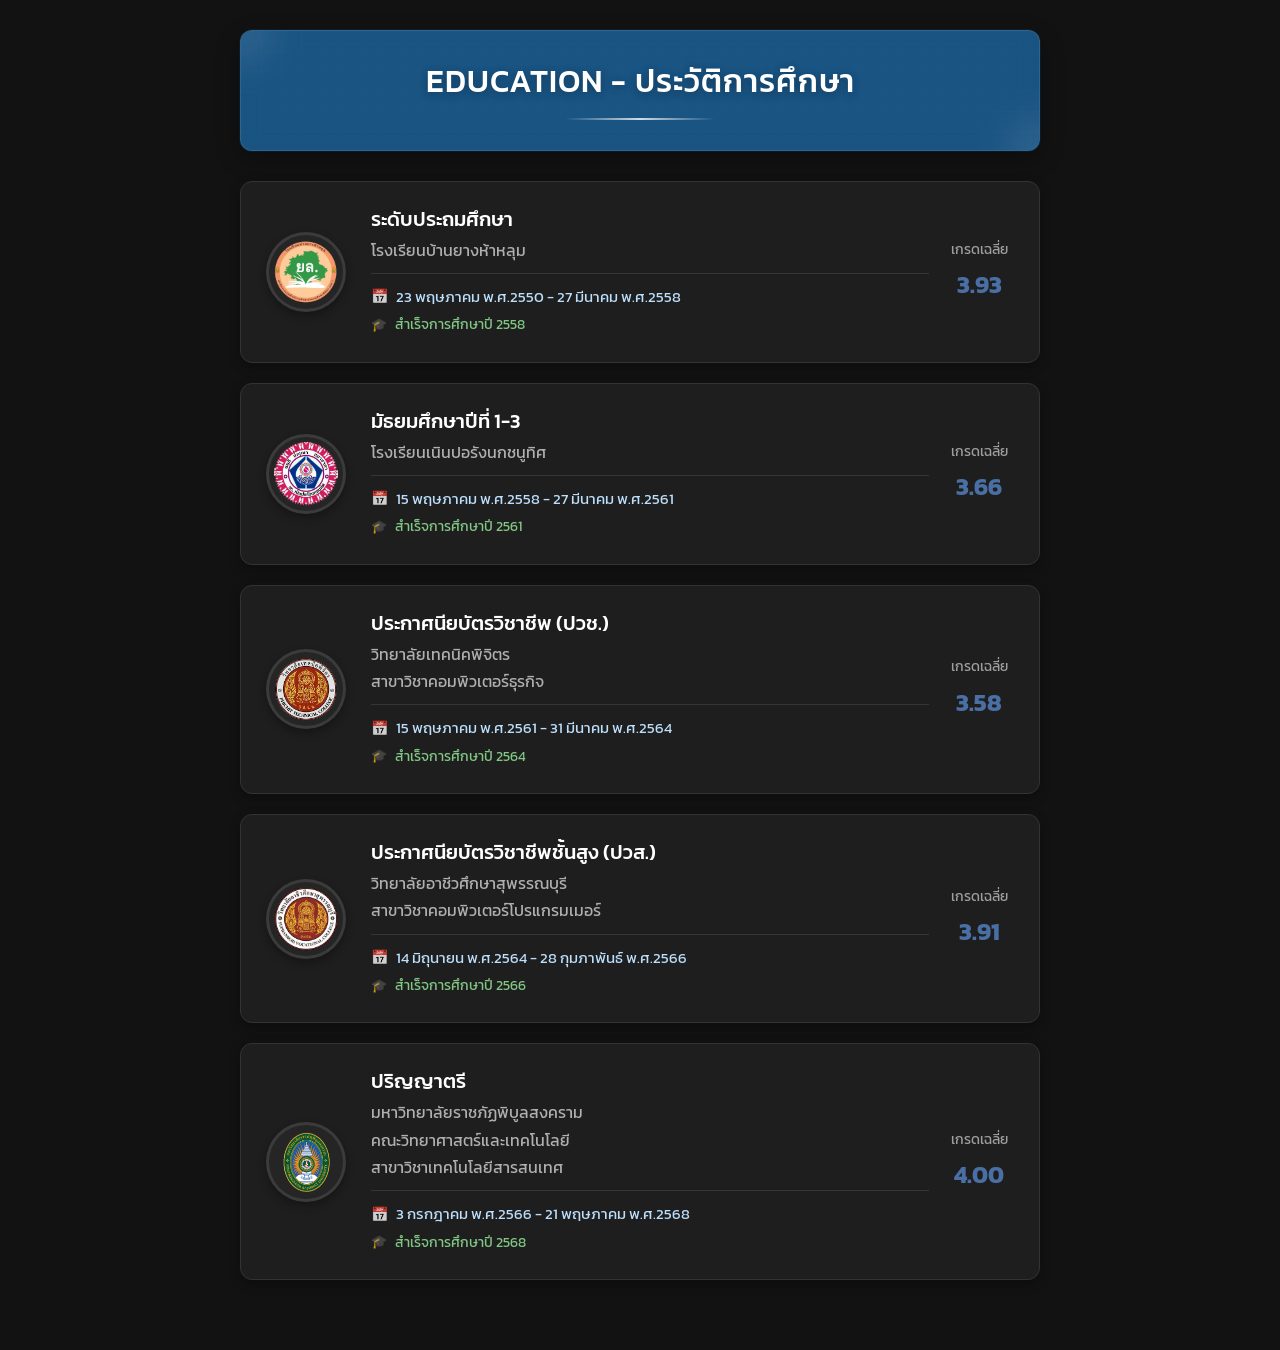
<file: edu.html>
<!DOCTYPE html>
<html lang="th">

<head>
    <meta charset="UTF-8">
    <meta name="viewport" content="width=device-width, initial-scale=1.0">
    <link rel="stylesheet" href="https://fonts.googleapis.com/css2?family=Kanit:wght@300;400;500&display=swap">
    <link rel="icon" href="img/icon/file.png" type="image/x-icon">
    <title>EDUCATION - ประวัติการศึกษา</title>
    <style>
        /* พื้นฐาน */
        * {
            margin: 0;
            padding: 0;
            box-sizing: border-box;
        }

        body {
            padding: 20px;
            line-height: 1.6;
            font-family: "Kanit", sans-serif;
            background-color: #121212;
            color: #e0e0e0;
            font-size: 16px;
            min-height: 100vh;
        }

        /* คอนเทนเนอร์หลัก */
        .education-container {
            max-width: 800px;
            margin: 0 auto;
            padding-bottom: 30px;
        }

        /* หัวข้อหลัก - สีน้ำเงินโปร่งใส */
        .main-title-box {
            background-color: rgba(33, 150, 243, 0.5); /* สีน้ำเงินโปร่งใส 50% */
            border-radius: 12px;
            padding: 30px;
            text-align: center;
            box-shadow: 
                0 8px 25px rgba(0, 0, 0, 0.3),
                0 0 0 1px rgba(33, 150, 243, 0.1);
            margin-bottom: 30px;
            margin-top: 10px;
            border: 1px solid rgba(255, 255, 255, 0.1);
            position: relative;
            overflow: hidden;
            transition: all 0.4s ease;
            backdrop-filter: blur(10px);
        }

        /* เอฟเฟกต์พื้นหลังเป็นเส้นตาข่ายโปร่งแสง */
        .main-title-box::before {
            content: '';
            position: absolute;
            top: 0;
            left: 0;
            width: 100%;
            height: 100%;
            background-image: 
                linear-gradient(rgba(255, 255, 255, 0.05) 1px, transparent 1px),
                linear-gradient(90deg, rgba(255, 255, 255, 0.05) 1px, transparent 1px);
            background-size: 20px 20px;
            opacity: 0.3;
            z-index: -1;
        }

        /* เอฟเฟกต์แสงลอย */
        .floating-light {
            position: absolute;
            width: 100px;
            height: 100px;
            border-radius: 50%;
            background: radial-gradient(circle, rgba(255, 255, 255, 0.15) 0%, transparent 70%);
            filter: blur(20px);
            animation: float-light 15s infinite linear;
            z-index: -1;
        }

        .light-1 {
            top: -50px;
            left: -50px;
            animation-delay: 0s;
        }

        .light-2 {
            bottom: -50px;
            right: -50px;
            animation-delay: 5s;
        }

        .main-title-box:hover {
            transform: translateY(-5px);
            box-shadow: 
                0 12px 35px rgba(0, 0, 0, 0.4),
                0 0 0 1px rgba(33, 150, 243, 0.2),
                0 0 20px rgba(33, 150, 243, 0.1);
            background-color: rgba(33, 150, 243, 0.6);
        }

        /* ข้อความหัวข้อ */
        .main-title {
            font-size: 32px;
            font-weight: 500;
            margin: 0;
            color: #ffffff;
            position: relative;
            display: inline-block;
            text-shadow: 0 2px 8px rgba(0, 0, 0, 0.3);
            letter-spacing: 1px;
            line-height: 1.3;
            z-index: 1;
        }

        /* เอฟเฟกต์เส้นแสงใต้ข้อความ */
        .title-underline {
            position: relative;
            height: 2px;
            width: 150px;
            margin: 15px auto 0;
            background: linear-gradient(90deg, 
                transparent, 
                rgba(255, 255, 255, 0.8), 
                transparent);
            border-radius: 1px;
            overflow: hidden;
        }

        .title-underline::after {
            content: '';
            position: absolute;
            top: 0;
            left: -100%;
            width: 100%;
            height: 100%;
            background: linear-gradient(90deg, 
                transparent, 
                rgba(255, 255, 255, 0.6), 
                transparent);
            animation: shimmer-line 3s infinite;
        }

        /* การ์ดการศึกษา */
        .education-card {
            display: flex;
            align-items: center;
            border-radius: 12px;
            box-shadow: 0 4px 12px rgba(0, 0, 0, 0.3);
            margin: 20px 0;
            padding: 25px;
            background-color: #1e1e1e;
            transition: all 0.3s ease;
            border: 1px solid #333;
            position: relative;
            overflow: hidden;
        }

        .education-card:hover {
            transform: translateY(-5px);
            box-shadow: 0 8px 20px rgba(0, 0, 0, 0.4);
            border-color: #4a6fa5;
        }

        /* เอฟเฟกต์เส้นแสงด้านซ้ายเมื่อ hover */
        .education-card::before {
            content: '';
            position: absolute;
            left: 0;
            top: 0;
            height: 100%;
            width: 4px;
            background-color: #4a6fa5;
            transform: scaleY(0);
            transition: transform 0.3s ease;
        }

        .education-card:hover::before {
            transform: scaleY(1);
        }

        /* โลโก้ */
        .logo-wrapper {
            flex-shrink: 0;
            width: 80px;
            height: 80px;
            display: flex;
            align-items: center;
            justify-content: center;
            margin-right: 25px;
        }

        .logo-circle {
            width: 100%;
            height: 100%;
            border-radius: 50%;
            overflow: hidden;
            border: 3px solid rgba(255, 255, 255, 0.1);
            box-shadow: 0 4px 8px rgba(0, 0, 0, 0.3);
            display: flex;
            align-items: center;
            justify-content: center;
            background: #252525;
            padding: 5px;
            transition: all 0.3s ease;
        }

        .education-card:hover .logo-circle {
            border-color: rgba(74, 111, 165, 0.3);
            transform: scale(1.05);
        }

        .logo-circle img {
            width: 100%;
            height: 100%;
            object-fit: cover;
            display: block;
            border-radius: 50%;
        }

        /* รายละเอียด */
        .details {
            flex: 1;
            text-align: left;
            padding-right: 15px;
        }

        .details h2 {
            font-size: 20px;
            margin: 0 0 8px 0;
            color: #ffffff;
            line-height: 1.2;
            font-weight: 500;
        }

        .details p {
            margin: 5px 0;
            font-size: 16px;
            color: #b0b0b0;
            line-height: 1.4;
        }

        /* ระยะเวลาเรียน - ปรับปรุงใหม่ */
        .study-period-container {
            margin-top: 12px;
            padding-top: 12px;
            border-top: 1px solid rgba(255, 255, 255, 0.1);
        }

        .study-period {
            margin: 0 0 5px 0;
            font-size: 14.5px;
            color: #bbdefb;
            font-weight: 400;
            display: flex;
            align-items: center;
        }

        .study-period::before {
            content: '📅';
            margin-right: 8px;
            font-size: 14px;
            opacity: 0.8;
        }

        .graduation-year {
            font-size: 14px;
            color: #81c784;
            font-weight: 400;
            display: flex;
            align-items: center;
            margin-top: 3px;
        }

        .graduation-year::before {
            content: '🎓';
            margin-right: 8px;
            font-size: 13px;
        }

        /* GPA */
        .gpa {
            text-align: center;
            min-width: 70px;
            flex-shrink: 0;
        }

        .gpa p {
            margin: 0 0 5px 0;
            font-size: 14px;
            color: #9e9e9e;
        }

        .gpa span {
            display: block;
            font-size: 24px;
            font-weight: bold;
            color: #4a6fa5;
            transition: transform 0.3s ease;
        }

        .education-card:hover .gpa span {
            transform: scale(1.1);
        }

        /* Animations */
        @keyframes float-light {
            0% {
                transform: translate(0, 0) rotate(0deg);
            }
            25% {
                transform: translate(50px, 30px) rotate(90deg);
            }
            50% {
                transform: translate(100px, 0) rotate(180deg);
            }
            75% {
                transform: translate(50px, -30px) rotate(270deg);
            }
            100% {
                transform: translate(0, 0) rotate(360deg);
            }
        }

        @keyframes shimmer-line {
            0% {
                left: -100%;
            }
            100% {
                left: 100%;
            }
        }

        /* Custom scrollbar */
        ::-webkit-scrollbar {
            width: 8px;
        }

        ::-webkit-scrollbar-track {
            background: #2a2a2a;
            border-radius: 10px;
        }

        ::-webkit-scrollbar-thumb {
            background: #4a4a4a;
            border-radius: 10px;
        }

        ::-webkit-scrollbar-thumb:hover {
            background: #5a5a5a;
        }

        /* Responsive Design */
        @media (max-width: 768px) {
            body {
                padding: 15px;
                font-size: 15px;
            }

            .education-container {
                max-width: 100%;
                padding-bottom: 20px;
            }

            .main-title-box {
                padding: 25px 20px;
                margin-bottom: 25px;
            }

            .education-card {
                padding: 20px;
                margin: 15px 0;
            }

            .logo-wrapper {
                width: 70px;
                height: 70px;
                margin-right: 20px;
            }

            .details h2 {
                font-size: 18px;
            }

            .details p {
                font-size: 15px;
            }

            .study-period {
                font-size: 14px;
            }

            .graduation-year {
                font-size: 13.5px;
            }

            .gpa {
                min-width: 60px;
            }

            .gpa span {
                font-size: 22px;
            }

            .floating-light {
                display: none;
            }
        }

        @media (max-width: 576px) {
            .education-card {
                flex-direction: column;
                text-align: center;
                padding: 25px 20px;
            }

            .logo-wrapper {
                margin-right: 0;
                margin-bottom: 20px;
                width: 90px;
                height: 90px;
            }

            .details {
                text-align: center;
                padding-right: 0;
                margin-bottom: 15px;
            }

            .study-period-container {
                text-align: center;
            }

            .study-period,
            .graduation-year {
                justify-content: center;
            }

            .gpa {
                width: 100%;
                text-align: center;
            }

            .gpa p {
                display: inline-block;
                margin-right: 10px;
            }

            .gpa span {
                display: inline-block;
            }
        }

        @media (max-width: 480px) {
            body {
                padding: 12px;
            }

            .main-title-box {
                padding: 20px 15px;
            }

            .education-card {
                padding: 20px 15px;
            }

            .logo-wrapper {
                width: 80px;
                height: 80px;
            }

            .details h2 {
                font-size: 17px;
            }

            .details p {
                font-size: 14px;
            }

            .study-period {
                font-size: 10px;
            }

            .graduation-year {
                font-size: 13px;
            }
        }

        /* Animation สำหรับการแสดงผลการ์ด */
        @keyframes fadeInUp {
            from {
                opacity: 0;
                transform: translateY(20px);
            }
            to {
                opacity: 1;
                transform: translateY(0);
            }
        }

        .education-card {
            animation: fadeInUp 0.5s ease forwards;
            opacity: 0;
        }

        .education-card:nth-child(2) { animation-delay: 0.1s; }
        .education-card:nth-child(3) { animation-delay: 0.2s; }
        .education-card:nth-child(4) { animation-delay: 0.3s; }
        .education-card:nth-child(5) { animation-delay: 0.4s; }
        .education-card:nth-child(6) { animation-delay: 0.5s; }
    </style>
</head>

<body>
    <div class="education-container">
        <!-- หัวข้อหลักแบบสีน้ำเงินโปร่งใส -->
        <div class="main-title-box">
            <div class="floating-light light-1"></div>
            <div class="floating-light light-2"></div>
            <div class="main-title">EDUCATION - ประวัติการศึกษา</div>
            <div class="title-underline"></div>
        </div>

        <div class="education-card">
            <div class="logo-wrapper">
                <div class="logo-circle">
                    <img src="img/edu/byh.png" alt="Primary School Logo" loading="lazy">
                </div>
            </div>
            <div class="details">
                <h2>ระดับประถมศึกษา</h2>
                <p>โรงเรียนบ้านยางห้าหลุม</p>
                <div class="study-period-container">
                    <div class="study-period">23 พฤษภาคม พ.ศ.2550 - 27 มีนาคม พ.ศ.2558</div>
                    <div class="graduation-year">สำเร็จการศึกษาปี 2558</div>
                </div>
            </div>
            <div class="gpa">
                <p>เกรดเฉลี่ย</p>
                <span>3.93</span>
            </div>
        </div>

        <div class="education-card">
            <div class="logo-wrapper">
                <div class="logo-circle">
                    <img src="img/edu/npr.png" alt="Secondary School Logo" loading="lazy">
                </div>
            </div>
            <div class="details">
                <h2>มัธยมศึกษาปีที่ 1-3</h2>
                <p>โรงเรียนเนินปอรังนกชนูทิศ</p>
                <div class="study-period-container">
                    <div class="study-period">15 พฤษภาคม พ.ศ.2558 - 27 มีนาคม พ.ศ.2561</div>
                    <div class="graduation-year">สำเร็จการศึกษาปี 2561</div>
                </div>
            </div>
            <div class="gpa">
                <p>เกรดเฉลี่ย</p>
                <span>3.66</span>
            </div>
        </div>

        <div class="education-card">
            <div class="logo-wrapper">
                <div class="logo-circle">
                    <img src="img/edu/ptc.png" alt="Vocational School Logo" loading="lazy">
                </div>
            </div>
            <div class="details">
                <h2>ประกาศนียบัตรวิชาชีพ (ปวช.)</h2>
                <p>วิทยาลัยเทคนิคพิจิตร</p>
                <p>สาขาวิชาคอมพิวเตอร์ธุรกิจ</p>
                <div class="study-period-container">
                    <div class="study-period">15 พฤษภาคม พ.ศ.2561 - 31 มีนาคม พ.ศ.2564</div>
                    <div class="graduation-year">สำเร็จการศึกษาปี 2564</div>
                </div>
            </div>
            <div class="gpa">
                <p>เกรดเฉลี่ย</p>
                <span>3.58</span>
            </div>
        </div>

        <div class="education-card">
            <div class="logo-wrapper">
                <div class="logo-circle">
                    <img src="img/edu/spvc.png" alt="Higher Vocational School Logo" loading="lazy">
                </div>
            </div>
            <div class="details">
                <h2>ประกาศนียบัตรวิชาชีพชั้นสูง (ปวส.)</h2>
                <p>วิทยาลัยอาชีวศึกษาสุพรรณบุรี</p>
                <p>สาขาวิชาคอมพิวเตอร์โปรแกรมเมอร์</p>
                <div class="study-period-container">
                    <div class="study-period">14 มิถุนายน พ.ศ.2564 - 28 กุมภาพันธ์ พ.ศ.2566</div>
                    <div class="graduation-year">สำเร็จการศึกษาปี 2566</div>
                </div>
            </div>
            <div class="gpa">
                <p>เกรดเฉลี่ย</p>
                <span>3.91</span>
            </div>
        </div>

        <div class="education-card">
            <div class="logo-wrapper">
                <div class="logo-circle">
                    <img src="img/edu/psru.png" alt="University Logo" loading="lazy">
                </div>
            </div>
            <div class="details">
                <h2>ปริญญาตรี</h2>
                <p>มหาวิทยาลัยราชภัฏพิบูลสงคราม</p>
                <p>คณะวิทยาศาสตร์และเทคโนโลยี</p>
                <p>สาขาวิชาเทคโนโลยีสารสนเทศ</p>
                <div class="study-period-container">
                    <div class="study-period">3 กรกฎาคม พ.ศ.2566 - 21 พฤษภาคม พ.ศ.2568</div>
                    <div class="graduation-year">สำเร็จการศึกษาปี 2568</div>
                </div>
            </div>
            <div class="gpa">
                <p>เกรดเฉลี่ย</p>
                <span>4.00</span>
            </div>
        </div>
    </div>
</body>

</html>
</file>
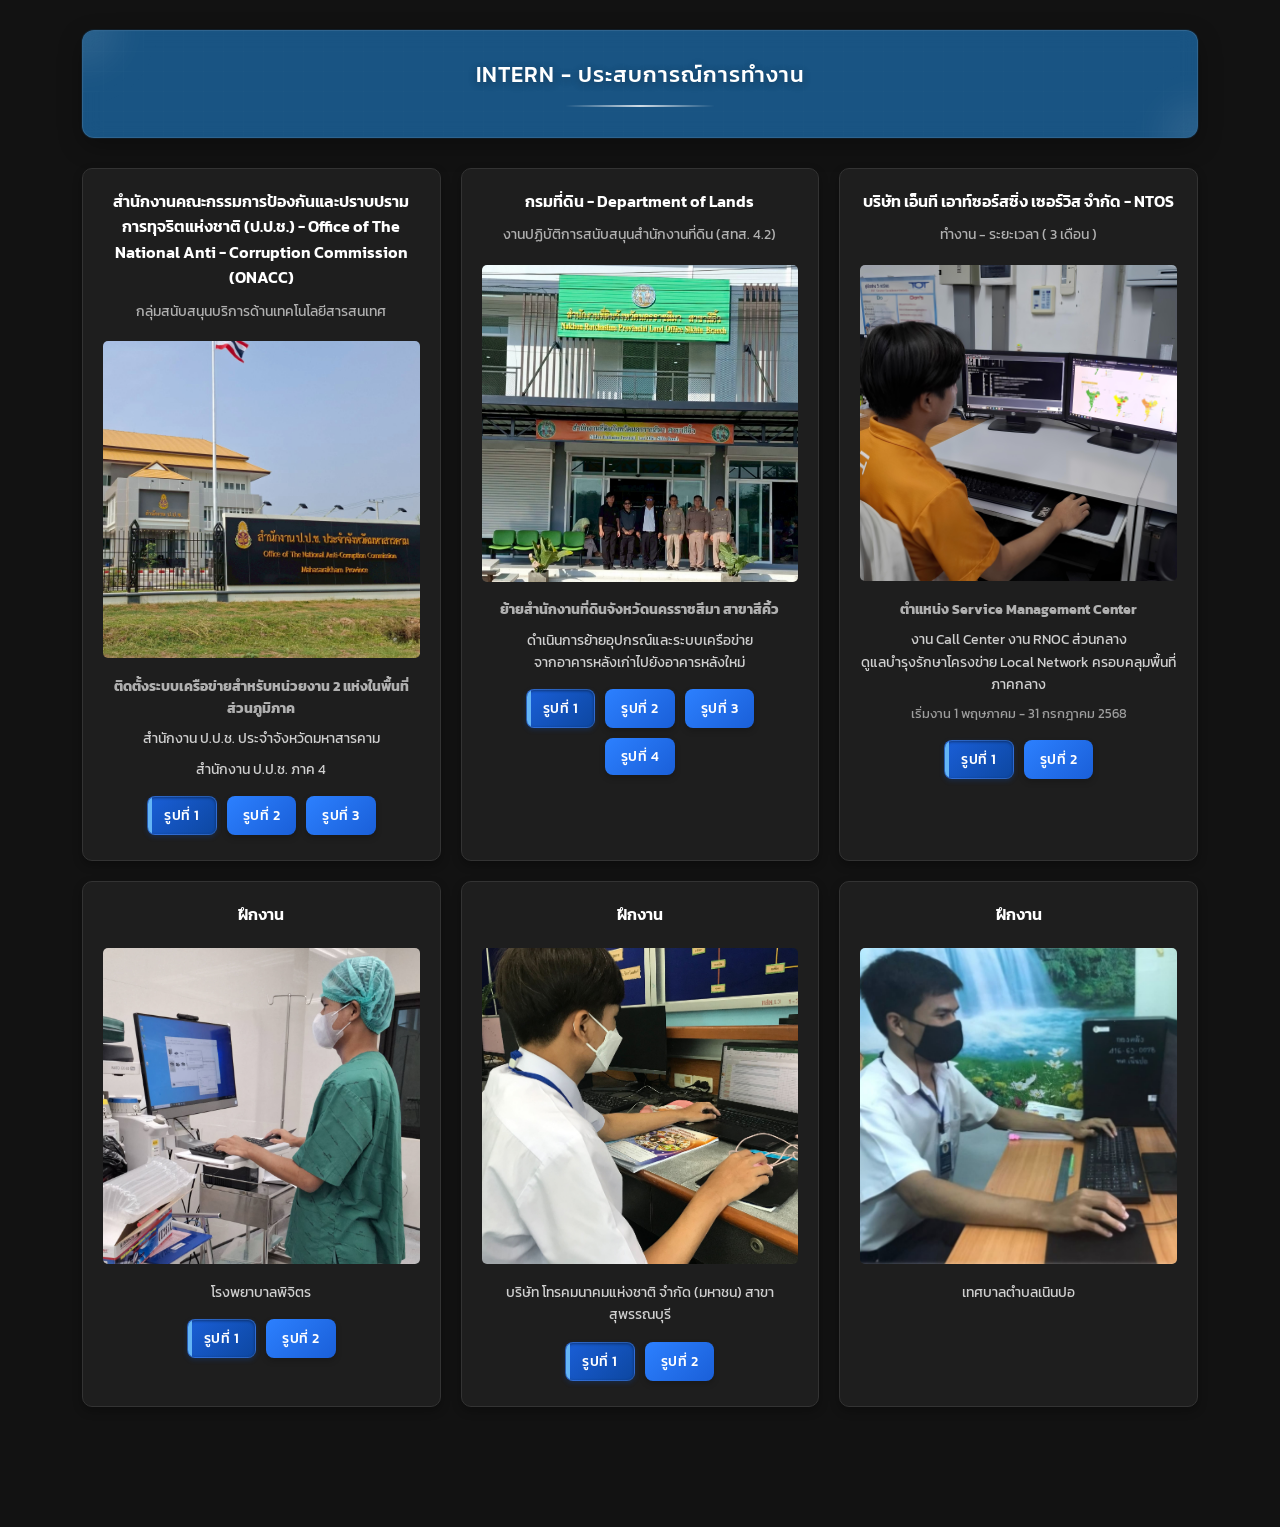
<file: intern.html>
<!DOCTYPE html>
<html lang="en">

<head>
    <meta charset="UTF-8" />
    <meta name="viewport" content="width=device-width, initial-scale=1.0" />
    <link rel="icon" href="img/icon/file.png" type="image/x-icon">
    <title>INTERN - ประสบการณ์การทำงาน</title>
    <link href="https://fonts.googleapis.com/css2?family=Kanit:wght@300;400;600&display=swap" rel="stylesheet" />
    <link rel="stylesheet" href="https://cdnjs.cloudflare.com/ajax/libs/font-awesome/6.0.0/css/all.min.css">
    <style>
        /* พื้นฐาน */
        * {
            margin: 0;
            padding: 0;
            box-sizing: border-box;
        }

        body {
            padding: 20px;
            line-height: 1.6;
            font-family: "Kanit", sans-serif;
            background-color: #121212;
            color: #e0e0e0;
            font-size: 16px;
            min-height: 100vh;
        }

        .container {
            max-width: 90%;
            margin: 0 auto;
            margin-bottom: 100px;
        }

        /* หัวข้อหลัก - สีน้ำเงินโปร่งใส (เหมือนหน้า Education และ Performance) */
        .main-title-box {
            background-color: rgba(33, 150, 243, 0.5);
            /* สีน้ำเงินโปร่งใส 50% */
            border-radius: 12px;
            padding: 30px;
            text-align: center;
            box-shadow:
                0 8px 25px rgba(0, 0, 0, 0.3),
                0 0 0 1px rgba(33, 150, 243, 0.1);
            margin-bottom: 30px;
            margin-top: 10px;
            border: 1px solid rgba(255, 255, 255, 0.1);
            position: relative;
            overflow: hidden;
            transition: all 0.4s ease;
            backdrop-filter: blur(10px);
        }

        /* เอฟเฟกต์พื้นหลังเป็นเส้นตาข่ายโปร่งแสง */
        .main-title-box::before {
            content: '';
            position: absolute;
            top: 0;
            left: 0;
            width: 100%;
            height: 100%;
            background-image:
                linear-gradient(rgba(255, 255, 255, 0.05) 1px, transparent 1px),
                linear-gradient(90deg, rgba(255, 255, 255, 0.05) 1px, transparent 1px);
            background-size: 20px 20px;
            opacity: 0.3;
            z-index: -1;
        }

        /* เอฟเฟกต์แสงลอย */
        .floating-light {
            position: absolute;
            width: 100px;
            height: 100px;
            border-radius: 50%;
            background: radial-gradient(circle, rgba(255, 255, 255, 0.15) 0%, transparent 70%);
            filter: blur(20px);
            animation: float-light 15s infinite linear;
            z-index: -1;
        }

        .light-1 {
            top: -50px;
            left: -50px;
            animation-delay: 0s;
        }

        .light-2 {
            bottom: -50px;
            right: -50px;
            animation-delay: 5s;
        }

        .main-title-box:hover {
            transform: translateY(-5px);
            box-shadow:
                0 12px 35px rgba(0, 0, 0, 0.4),
                0 0 0 1px rgba(33, 150, 243, 0.2),
                0 0 20px rgba(33, 150, 243, 0.1);
            background-color: rgba(33, 150, 243, 0.6);
        }

        /* ข้อความหัวข้อ */
        .main-title {
            font-size: 22px;
            font-weight: 500;
            margin: 0;
            color: #ffffff;
            position: relative;
            display: inline-block;
            text-shadow: 0 2px 8px rgba(0, 0, 0, 0.3);
            letter-spacing: 1px;
            line-height: 1.3;
            z-index: 1;
        }

        /* เอฟเฟกต์เส้นแสงใต้ข้อความ */
        .title-underline {
            position: relative;
            height: 2px;
            width: 150px;
            margin: 15px auto 0;
            background: linear-gradient(90deg,
                    transparent,
                    rgba(255, 255, 255, 0.8),
                    transparent);
            border-radius: 1px;
            overflow: hidden;
        }

        .title-underline::after {
            content: '';
            position: absolute;
            top: 0;
            left: -100%;
            width: 100%;
            height: 100%;
            background: linear-gradient(90deg,
                    transparent,
                    rgba(255, 255, 255, 0.6),
                    transparent);
            animation: shimmer-line 3s infinite;
        }

        .certificates-grid {
            display: grid;
            grid-template-columns: repeat(3, 1fr);
            gap: 20px;
        }

        .certificate-box {
            border-radius: 10px;
            box-shadow: 0 4px 10px rgba(0, 0, 0, 0.3);
            padding: 20px;
            text-align: center;
            transition: transform 0.3s ease, box-shadow 0.3s ease;
            position: relative;
            overflow: hidden;
            background-color: #1e1e1e;
            border: 1px solid #333;
        }

        .certificate-box:hover {
            transform: translateY(-5px);
            box-shadow: 0 8px 20px rgba(0, 0, 0, 0.5),
                0 0 15px rgba(255, 255, 255, 0.3);
            border-color: #4a6fa5;
        }

        /* เอฟเฟกต์เส้นแสงด้านซ้ายเมื่อ hover - เหมือนหน้า Education */
        .certificate-box::before {
            content: '';
            position: absolute;
            left: 0;
            top: 0;
            height: 100%;
            width: 4px;
            background-color: #4a6fa5;
            transform: scaleY(0);
            transition: transform 0.3s ease;
        }

        .certificate-box:hover::before {
            transform: scaleY(1);
        }

        .certificate-title h1 {
            font-size: 16px;
            font-weight: 600;
            margin-bottom: 10px;
            color: #ffffff;
        }

        .certificate-title h4 {
            font-size: 14px;
            font-weight: 400;
            margin: 8px 0;
            color: #b0b0b0;
        }

        .certificate-description {
            font-size: 14px;
            margin-top: 10px;
            color: #b0b0b0;
        }

        .certificate-description k {
            display: block;
            margin: 8px 0;
            color: #d0d0d0;
            font-weight: 400;
        }

        .certificate-description p {
            margin: 8px 0;
            color: #9e9e9e;
            font-size: 13px;
        }

        .certificate-box img {
            max-width: 100%;
            height: auto;
            border-radius: 5px;
            margin-top: 10px;
            cursor: pointer;
            transition: transform 0.3s ease;
        }

        .certificate-box img:hover {
            transform: scale(1.03);
        }

        /* ปุ่มเปลี่ยนรูปภาพ - ธีมสีน้ำเงินเหมือนหน้า Performance */
        .image-btn {
            background: linear-gradient(135deg, #2c80ff 0%, #1a5fd8 100%);
            color: #ffffff;
            border: none;
            padding: 8px 16px;
            cursor: pointer;
            font-size: 14px;
            margin: 5px;
            border-radius: 8px;
            font-family: "Kanit", sans-serif;
            transition: all 0.3s ease;
            box-shadow: 0 3px 6px rgba(0, 0, 0, 0.2);
            font-weight: 500;
            letter-spacing: 0.5px;
            position: relative;
            overflow: hidden;
        }

        /* เอฟเฟกต์เส้นสีน้ำเงินด้านข้างเมื่อ hover - เหมือนหน้า Education */
        .image-btn::before {
            content: '';
            position: absolute;
            left: 0;
            top: 0;
            height: 100%;
            width: 4px;
            background-color: #2196f3;
            transform: scaleY(0);
            transition: transform 0.2s ease;
            border-radius: 8px 0 0 8px;
        }

        .image-btn:hover::before {
            transform: scaleY(1);
        }

        .image-btn:hover {
            background: linear-gradient(135deg, #3a90ff 0%, #2a6fdf 100%);
            transform: translateY(-2px);
            box-shadow: 0 5px 12px rgba(44, 128, 255, 0.3);
        }

        .image-btn.active {
            background: linear-gradient(135deg, #1a5fd8 0%, #0d47a1 100%);
            box-shadow:
                inset 0 1px 3px rgba(0, 0, 0, 0.4),
                0 2px 5px rgba(13, 71, 161, 0.3);
            border: 1px solid rgba(255, 255, 255, 0.1);
        }

        /* เส้นสีน้ำเงินสำหรับปุ่ม active ด้วย */
        .image-btn.active::before {
            content: '';
            position: absolute;
            left: 0;
            top: 0;
            height: 100%;
            width: 4px;
            background-color: #64b5f6;
            transform: scaleY(1);
            transition: transform 0.2s ease;
            border-radius: 8px 0 0 8px;
        }

        /* เอฟเฟกต์แสงลอยบนปุ่ม */
        .image-btn::after {
            content: '';
            position: absolute;
            top: 0;
            left: -100%;
            width: 100%;
            height: 100%;
            background: linear-gradient(90deg,
                    transparent,
                    rgba(255, 255, 255, 0.1),
                    transparent);
            transition: left 0.5s ease;
        }

        .image-btn:hover::after {
            left: 100%;
        }

        .btn-container {
            display: flex;
            justify-content: center;
            flex-wrap: wrap;
            margin-top: 10px;
        }

        /* Animations */
        @keyframes float-light {
            0% {
                transform: translate(0, 0) rotate(0deg);
            }

            25% {
                transform: translate(50px, 30px) rotate(90deg);
            }

            50% {
                transform: translate(100px, 0) rotate(180deg);
            }

            75% {
                transform: translate(50px, -30px) rotate(270deg);
            }

            100% {
                transform: translate(0, 0) rotate(360deg);
            }
        }

        @keyframes shimmer-line {
            0% {
                left: -100%;
            }

            100% {
                left: 100%;
            }
        }

        /* Animation สำหรับการแสดงผลการ์ด */
        @keyframes fadeInUp {
            from {
                opacity: 0;
                transform: translateY(20px);
            }

            to {
                opacity: 1;
                transform: translateY(0);
            }
        }

        .certificate-box {
            animation: fadeInUp 0.5s ease forwards;
            opacity: 0;
        }

        .certificate-box:nth-child(1) {
            animation-delay: 0.1s;
        }

        .certificate-box:nth-child(2) {
            animation-delay: 0.2s;
        }

        .certificate-box:nth-child(3) {
            animation-delay: 0.3s;
        }

        .certificate-box:nth-child(4) {
            animation-delay: 0.4s;
        }

        @media (max-width: 700px) {
            .certificates-grid {
                grid-template-columns: repeat(2, 1fr);
            }

            .main-title {
                font-size: 14px;
            }

            .certificate-title h1 {
                font-size: 18px;
            }

            .certificate-title h4 {
                font-size: 13px;
            }

            .certificate-description {
                font-size: 14px;
            }

            .image-btn {
                font-size: 12px;
                padding: 6px 12px;
            }

            .floating-light {
                display: none;
            }
        }

        @media (max-width: 400px) {
            .certificates-grid {
                grid-template-columns: 1fr;
            }

            .main-title {
                font-size: 16px;
            }

            .certificate-title h1 {
                font-size: 16px;
            }

            .certificate-title h4 {
                font-size: 13px;
            }

            .certificate-description {
                font-size: 14px;
            }

            .image-btn {
                font-size: 10px;
                padding: 5px 10px;
            }
        }
    </style>
</head>

<body>
    <div class="container">
        <!-- หัวข้อหลักแบบสีน้ำเงินโปร่งใส (เหมือนหน้า Education และ Performance) -->
        <div class="main-title-box">
            <div class="floating-light light-1"></div>
            <div class="floating-light light-2"></div>
            <div class="main-title">INTERN - ประสบการณ์การทำงาน</div>
            <div class="title-underline"></div>
        </div>

        <div class="certificates-grid">

                        <div class="certificate-box" data-images='["img/intern/nacc-nro_mkm-kkn_1.jpg", "img/intern/nacc-nro_mkm-kkn_2.jpg" , "img/intern/nacc-nro_mkm-kkn_3.jpg"]'>
                <div class="certificate-title">
                    <h1>สำนักงานคณะกรรมการป้องกันและปราบปรามการทุจริตแห่งชาติ (ป.ป.ช.) - Office of The National Anti - Corruption Commission (ONACC)</h1>
                    <h4>กลุ่มสนับสนุนบริการด้านเทคโนโลยีสารสนเทศ</h4>
                </div>
                <img src="img/intern/nacc-nro_mkm-kkn_1.jpg" alt="รูปย้าย สนง.ที่ดิน สีคิ้ว" class="clickable-image" />
                <div class="certificate-description">
                    <h4>ติดตั้งระบบเครือข่ายสำหรับหน่วยงาน 2 แห่งในพื้นที่ส่วนภูมิภาค</h4>
                    <k>สำนักงาน ป.ป.ช. ประจำจังหวัดมหาสารคาม</k>
                    <k>สำนักงาน ป.ป.ช. ภาค 4</k>
                </div>
                <div class="btn-container">
                    <button class="image-btn active" onclick="switchImage(this.parentNode.parentNode, 0)">รูปที่
                        1</button>
                    <button class="image-btn" onclick="switchImage(this.parentNode.parentNode, 1)">รูปที่ 2</button>
                    <button class="image-btn" onclick="switchImage(this.parentNode.parentNode, 2)">รูปที่ 3</button>
                </div>
            </div>

            <div class="certificate-box" data-images='["img/intern/dol-nrm-sk-1.jpg", "img/intern/dol-nrm-sk-2.jpg" , "img/intern/dol-nrm-sk-3.jpg" , "img/intern/dol-nrm-sk-4.jpg"]'>
                <div class="certificate-title">
                    <h1>กรมที่ดิน - Department of Lands</h1>
                    <h4>งานปฏิบัติการสนับสนุนสำนักงานที่ดิน (สทส. 4.2)</h4>
                </div>
                <img src="img/intern/dol-nrm-sk-1.jpg" alt="รูปย้าย สนง.ที่ดิน สีคิ้ว" class="clickable-image" />
                <div class="certificate-description">
                    <h4>ย้ายสำนักงานที่ดินจังหวัดนครราชสีมา สาขาสีคิ้ว</h4>
                    <k>ดำเนินการย้ายอุปกรณ์และระบบเครือข่าย <br />
                       จากอาคารหลังเก่าไปยังอาคารหลังใหม่</k>
                </div>
                <div class="btn-container">
                    <button class="image-btn active" onclick="switchImage(this.parentNode.parentNode, 0)">รูปที่
                        1</button>
                    <button class="image-btn" onclick="switchImage(this.parentNode.parentNode, 1)">รูปที่ 2</button>
                    <button class="image-btn" onclick="switchImage(this.parentNode.parentNode, 2)">รูปที่ 3</button>
                    <button class="image-btn" onclick="switchImage(this.parentNode.parentNode, 3)">รูปที่ 4</button>
                </div>
            </div>


            <div class="certificate-box" data-images='["img/intern/nt-os-emp.jpg", "img/intern/nt-os-grt.jpg"]'>
                <div class="certificate-title">
                    <h1>บริษัท เอ็นที เอาท์ซอร์สซิ่ง เซอร์วิส จำกัด - NTOS</h1>
                    <h4>ทำงาน - ระยะเวลา ( 3 เดือน )</h4>
                </div>
                <img src="img/intern/nt-os-emp.jpg" alt="รูปภาพบริษัท NTOS" class="clickable-image" />
                <div class="certificate-description">
                    <h4>ตำแหน่ง Service Management Center</h4>
                    <k>งาน Call Center งาน RNOC ส่วนกลาง <br />
                        ดูแลบำรุงรักษาโครงข่าย Local Network ครอบคลุมพื้นที่ภาคกลาง</k>
                    <p>เริ่มงาน 1 พฤษภาคม - 31 กรกฎาคม 2568</p>
                </div>
                <div class="btn-container">
                    <button class="image-btn active" onclick="switchImage(this.parentNode.parentNode, 0)">รูปที่
                        1</button>
                    <button class="image-btn" onclick="switchImage(this.parentNode.parentNode, 1)">รูปที่ 2</button>
                </div>
            </div>

            <div class="certificate-box" data-images='["img/intern/ph-hosp.jpg", "img/intern/cer-ph-hosp.jpg"]'>
                <div class="certificate-title">
                    <h1>ฝึกงาน</h1>
                </div>
                <img src="img/intern/ph-hosp.jpg" alt="รูปภาพการแข่งขันระดับชาติ" class="clickable-image" />
                <div class="certificate-description">
                    <k>โรงพยาบาลพิจิตร</k>
                </div>
                <div class="btn-container">
                    <button class="image-btn active" onclick="switchImage(this.parentNode.parentNode, 0)">รูปที่
                        1</button>
                    <button class="image-btn" onclick="switchImage(this.parentNode.parentNode, 1)">รูปที่ 2</button>
                </div>
            </div>

            <div class="certificate-box" data-images='["img/intern/nt.jpg", "img/intern/cer-nt.jpg"]'>
                <div class="certificate-title">
                    <h1>ฝึกงาน</h1>
                </div>
                <img src="img/intern/nt.jpg" alt="รูปภาพการแข่งขันระดับภาค" class="clickable-image" />
                <div class="certificate-description">
                    <k>บริษัท โทรคมนาคมแห่งชาติ จำกัด (มหาชน) สาขาสุพรรณบุรี</k>
                </div>
                <div class="btn-container">
                    <button class="image-btn active" onclick="switchImage(this.parentNode.parentNode, 0)">รูปที่
                        1</button>
                    <button class="image-btn" onclick="switchImage(this.parentNode.parentNode, 1)">รูปที่ 2</button>
                </div>
            </div>

            <div class="certificate-box" data-images='["img/intern/muni.jpg"]'>
                <div class="certificate-title">
                    <h1>ฝึกงาน</h1>
                </div>
                <img src="img/intern/muni.jpg" alt="รูปภาพการประกวดระดับจังหวัด" class="clickable-image" />
                <div class="certificate-description">
                    <k>เทศบาลตำบลเนินปอ</k>
                </div>
            </div>
        </div>
    </div>

</body>

</html>
</file>
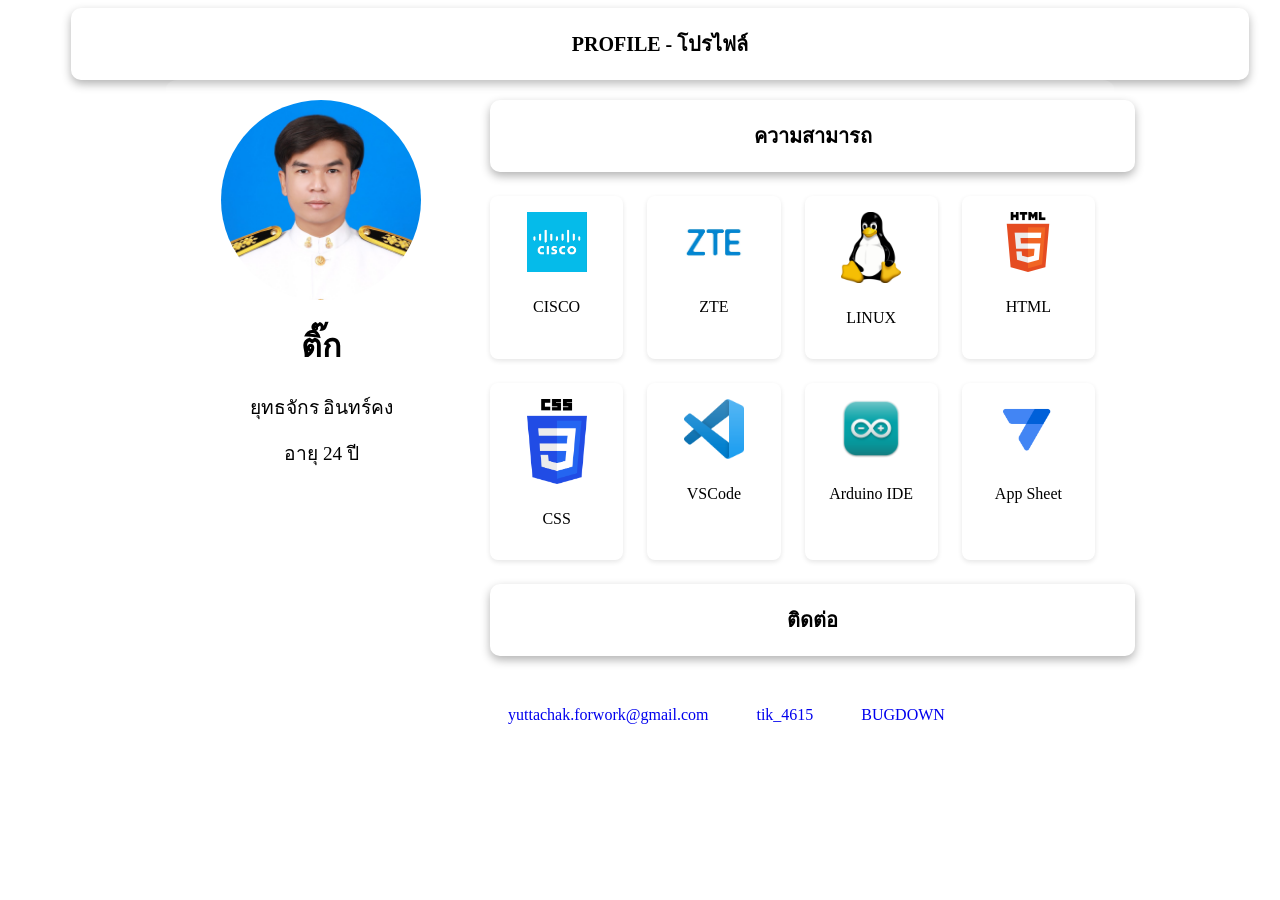
<file: profile.html>
<!DOCTYPE html>
<html lang="th">

<head>
    <meta charset="UTF-8">
    <meta name="viewport" content="width=device-width, initial-scale=1.0">
    <link rel="stylesheet" href="https://fonts.googleapis.com/css2?family=Kanit:wght@300;400;500&display=swap">
    <link rel="icon" href="img/icon/file.png" type="image/x-icon">
    <title>PROFILE - โปรไฟล์</title>
</head>

<style>
    .container {
        max-width: 90%;
        margin: 0 auto;
    }

    /* หน้า Profile */
    .main-title-box,
    .card {
        width: 80%;
        margin: 0 auto;
    }

    .main-title-box {
        background-color: #ffffff21;
        border-radius: 10px;
        padding: 20px;
        text-align: center;
        box-shadow: 0 4px 10px rgba(0, 0, 0, 0.3);
        width: 100%;
    }

    .main-title {
        font-size: 20px;
        font-weight: 600;
        margin: 0;
    }

    .card {
        background-color: #ffffff21;
        border-radius: 12px;
        display: flex;
        flex-direction: row;
        align-items: flex-start;
        justify-content: space-between;
        gap: 2rem;
        flex-wrap: wrap;
        padding: 20px;
    }

    .skillz {
        display: grid;
        grid-template-columns: repeat(auto-fill, minmax(120px, 1fr));
        gap: 1.5rem;
        width: 100%;
    }

    .skill {
        display: flex;
        flex-direction: column;
        align-items: center;
        padding: 1rem;
        border-radius: 8px;
        box-shadow: 0 2px 5px rgba(0, 0, 0, 0.1);
        transition: transform 0.3s ease, box-shadow 0.3s ease;
    }

    .skill:hover {
        transform: scale(1.05);
        box-shadow: 0 4px 10px rgba(0, 0, 0, 0.2);
    }

    .skill img {
        width: 60px;
        /* กำหนดความกว้าง */
        height: auto;
        /* กำหนดความสูง */
        object-fit: cover;
        /* ทำให้รูปภาพเต็มกรอบ และรักษาสัดส่วน */
        margin-bottom: 10px;
    }

    .info {
        display: flex;
        flex-direction: column;
        justify-content: flex-start;
        gap: 1.5rem;
        align-items: flex-start;
        width: 65%;
        flex-grow: 1;
    }

    .skill-title {
        font-size: 20px;
        margin-bottom: -10px;
        font-weight: bold;
        text-align: center;
        /* ทำให้ข้อความอยู่ตรงกลาง */
    }

    .meta {
        display: flex;
        flex-direction: column;
        align-items: center;
        justify-content: center;
        text-align: center;
        width: 30%;
    }

    .avatar {
        border-radius: 50%;
        width: 200px;
        height: auto;
        object-fit: cover;
    }

    .name {
        font-size: 2rem;
        margin-top: 1rem;
        font-weight: 600;
    }

    .title {
        font-size: 1.2rem;
        margin-top: 0.5rem;
        font-weight: 400;
    }

    .social {
        display: flex;
        justify-content: center;
        /* จัดตำแหน่งให้ไอคอนอยู่กลาง */
        gap: 20px;
        /* ระยะห่างระหว่างไอคอน */
        list-style: none;
        padding: 0;
        flex-wrap: wrap;
    }

    .social a {
        text-decoration: none;
        display: flex;
        align-items: center;
        gap: 8px;
        transition: transform 0.3s ease, background-color 0.3s ease, border 0.3s ease;
        padding: 10px;
        border-radius: 10px;
    }

    .social a:hover {
        transform: scale(1.2);
        box-shadow: 0 2px 5px rgba(0, 0, 0, 0.1);
    }

    .social i {
        font-size: 35px;
    }

    /* ปรับการแสดงผลเมื่อหน้าจอมีขนาดเล็ก (มือถือ) */
    @media (max-width: 768px) {

        /* หน้า Profile */
        .meta,
        .info {
            width: 90%;
            text-align: center;
            /* เพิ่มการจัดตำแหน่งข้อความให้ตรงกลาง */
        }

        .skill-title {
            text-align: center;
            /* ทำให้หัวข้อ "ความสามารถ" อยู่ตรงกลาง */
        }

        .social {
            flex-direction: row;
            flex-wrap: wrap;
            justify-content: center;
            gap: 1rem;
            align-items: center;
            width: 100%;
        }

        .social a {
            width: 100%;
            display: flex;
            justify-content: center;
            align-items: center;
        }
    }

    @media (max-width: 480px) {

        /* หน้า Profile */
        .main-title-box,
        .card {
            width: 90%;
        }

        .skill-title {
            text-align: center;
            /* ทำให้หัวข้อ "ความสามารถ" อยู่ตรงกลาง */
        }

        .social {
            flex-direction: row;
            justify-content: space-between;
            width: 80%;
            text-align: center;
            /* เพิ่มการจัดตำแหน่งให้ตรงกลาง */
        }

        .social a {
            width: 100%;
            display: flex;
            justify-content: center;
            align-items: center;
            font-size: 12px;
        }
    }
</style>

<body>
    <div class="container">
        <div class="main-title-box">
            <div class="main-title">PROFILE - โปรไฟล์</div>
        </div>

        <div class="card">
            <div class="meta">
                <picture>
                    <img class="avatar" src="/img/profile/Prf.jpg" alt="Profile Picture" />
                </picture>
                <div>
                    <h1 class="name">ติ๊ก</h1>
                    <h2 class="title">ยุทธจักร อินทร์คง</h2>
                    <h2 class="title">อายุ 24 ปี</h2>
                </div>
            </div>

            <div class="info">
                <div class="main-title-box">
                    <div class="main-title">ความสามารถ</div>
                </div>

                <div class="skillz">

                    <div class="skill">
                        <img src="/img/profile/cisco.png" />
                        <p>CISCO</p>
                    </div>

                    <div class="skill">
                        <img src="/img/profile/zte.png" />
                        <p>ZTE</p>
                    </div>

                    <div class="skill">
                        <img src="/img/profile/ln.png" />
                        <p>LINUX</p>
                    </div>

                    <div class="skill">
                        <img src="/img/profile/html.png" />
                        <p>HTML</p>
                    </div>

                    <div class="skill">
                        <img src="/img/profile/css.png" />
                        <p>CSS</p>
                    </div>
                    <div class="skill">
                        <img src="/img/profile/VSCode.png" />
                        <p>VSCode</p>
                    </div>

                    <div class="skill">
                        <img src="/img/profile/adn.png" />
                        <p>Arduino IDE</p>
                    </div>
                    <div class="skill">
                        <img src="/img/profile/Appsheet.png" />
                        <p>App Sheet</p>
                    </div>
                </div>

                <div class="main-title-box">
                    <div class="main-title">ติดต่อ</div>
                </div>

                <ul class="social">
                    <li><a href="mailto:yuttachak.forwork@gmail.com" target="_blank"><i class="fas fa-envelope"></i>
                            yuttachak.forwork@gmail.com</a></li>
                                <li><a href="https://line.me/ti/p/TdWSrYuEyS" target="_blank"><i
                                    class="fab fa-line"></i> tik_4615</a></li>
                    <li><a href="https://www.youtube.com/@BUGDOWN404" target="_blank"><i class="fab fa-youtube"></i>
                            BUGDOWN</a></li>
                </ul>
            </div>
        </div>
    </div>
</body>

</html>
</file>
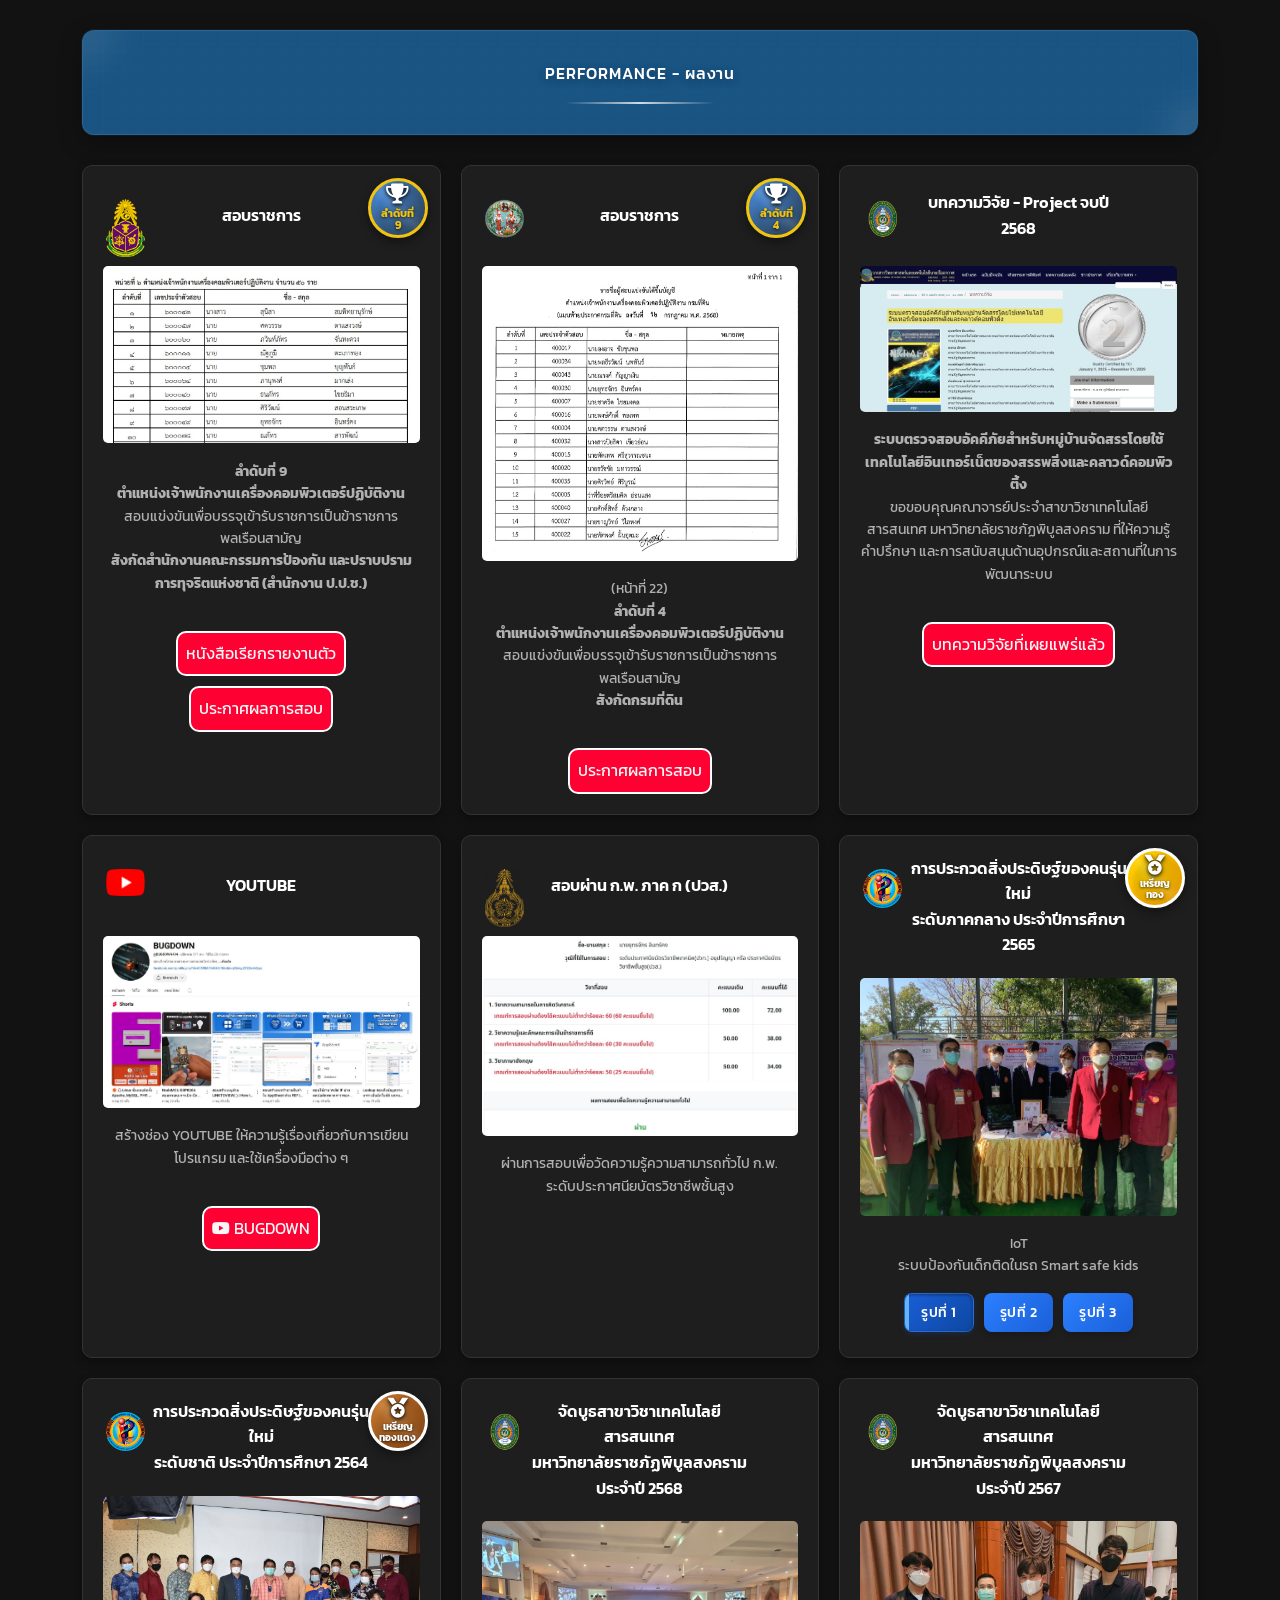
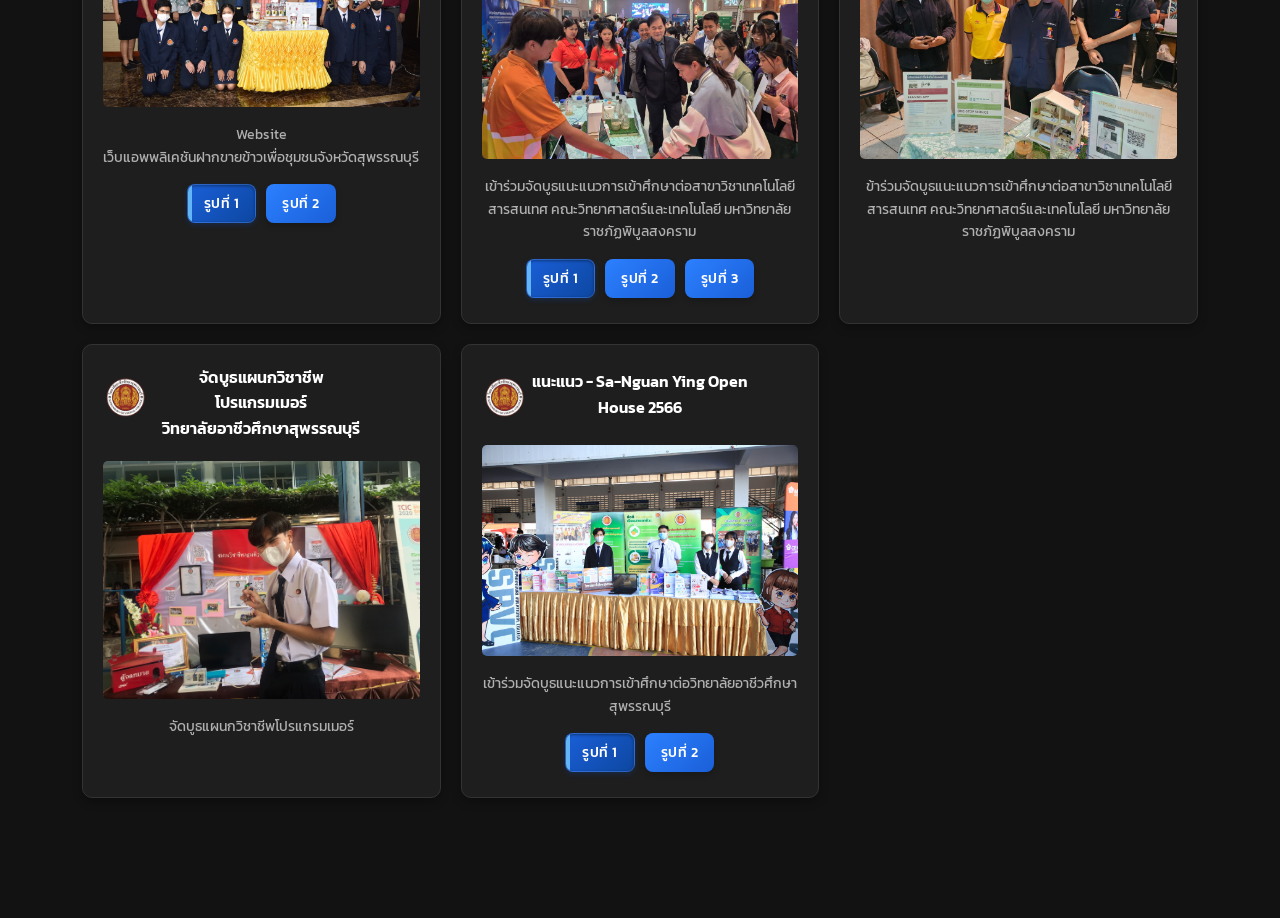
<file: work.html>
<!DOCTYPE html>
<html lang="en">

<head>
    <meta charset="UTF-8" />
    <meta name="viewport" content="width=device-width, initial-scale=1.0" />
    <link rel="icon" href="img/icon/file.png" type="image/x-icon">
    <title>PERFORMANCE - ผลงาน</title>
    <link href="https://fonts.googleapis.com/css2?family=Kanit:wght@300;400;600&display=swap" rel="stylesheet" />
    <link rel="stylesheet" href="https://cdnjs.cloudflare.com/ajax/libs/font-awesome/6.0.0/css/all.min.css">
    <style>
        /* พื้นฐาน */
        * {
            margin: 0;
            padding: 0;
            box-sizing: border-box;
        }

        body {
            padding: 20px;
            line-height: 1.6;
            font-family: "Kanit", sans-serif;
            background-color: #121212;
            color: #e0e0e0;
            font-size: 16px;
            min-height: 100vh;
        }

        .container {
            max-width: 90%;
            margin: 0 auto;
            margin-bottom: 100px;
        }

        /* หัวข้อหลัก - สีน้ำเงินโปร่งใส (เหมือนหน้า Education) */
        .main-title-box {
            background-color: rgba(33, 150, 243, 0.5); /* สีน้ำเงินโปร่งใส 50% */
            border-radius: 12px;
            padding: 30px;
            text-align: center;
            box-shadow: 
                0 8px 25px rgba(0, 0, 0, 0.3),
                0 0 0 1px rgba(33, 150, 243, 0.1);
            margin-bottom: 30px;
            margin-top: 10px;
            border: 1px solid rgba(255, 255, 255, 0.1);
            position: relative;
            overflow: hidden;
            transition: all 0.4s ease;
            backdrop-filter: blur(10px);
        }

        /* เอฟเฟกต์พื้นหลังเป็นเส้นตาข่ายโปร่งแสง */
        .main-title-box::before {
            content: '';
            position: absolute;
            top: 0;
            left: 0;
            width: 100%;
            height: 100%;
            background-image: 
                linear-gradient(rgba(255, 255, 255, 0.05) 1px, transparent 1px),
                linear-gradient(90deg, rgba(255, 255, 255, 0.05) 1px, transparent 1px);
            background-size: 20px 20px;
            opacity: 0.3;
            z-index: -1;
        }

        /* เอฟเฟกต์แสงลอย */
        .floating-light {
            position: absolute;
            width: 100px;
            height: 100px;
            border-radius: 50%;
            background: radial-gradient(circle, rgba(255, 255, 255, 0.15) 0%, transparent 70%);
            filter: blur(20px);
            animation: float-light 15s infinite linear;
            z-index: -1;
        }

        .light-1 {
            top: -50px;
            left: -50px;
            animation-delay: 0s;
        }

        .light-2 {
            bottom: -50px;
            right: -50px;
            animation-delay: 5s;
        }

        .main-title-box:hover {
            transform: translateY(-5px);
            box-shadow: 
                0 12px 35px rgba(0, 0, 0, 0.4),
                0 0 0 1px rgba(33, 150, 243, 0.2),
                0 0 20px rgba(33, 150, 243, 0.1);
            background-color: rgba(33, 150, 243, 0.6);
        }

        /* ข้อความหัวข้อ */
        .main-title {
            font-weight: 500;
            margin: 0;
            color: #ffffff;
            position: relative;
            display: inline-block;
            text-shadow: 0 2px 8px rgba(0, 0, 0, 0.3);
            letter-spacing: 1px;
            line-height: 1.3;
            z-index: 1;
        }

        /* เอฟเฟกต์เส้นแสงใต้ข้อความ */
        .title-underline {
            position: relative;
            height: 2px;
            width: 150px;
            margin: 15px auto 0;
            background: linear-gradient(90deg, 
                transparent, 
                rgba(255, 255, 255, 0.8), 
                transparent);
            border-radius: 1px;
            overflow: hidden;
        }

        .title-underline::after {
            content: '';
            position: absolute;
            top: 0;
            left: -100%;
            width: 100%;
            height: 100%;
            background: linear-gradient(90deg, 
                transparent, 
                rgba(255, 255, 255, 0.6), 
                transparent);
            animation: shimmer-line 3s infinite;
        }

        .certificates-grid {
            display: grid;
            grid-template-columns: repeat(3, 1fr);
            gap: 20px;
        }

        .certificate-box {
            border-radius: 10px;
            box-shadow: 0 4px 10px rgba(0, 0, 0, 0.3);
            padding: 20px;
            text-align: center;
            transition: transform 0.3s ease, box-shadow 0.3s ease;
            position: relative;
            overflow: hidden;
            background-color: #1e1e1e;
            border: 1px solid #333;
        }

        .certificate-box:hover {
            transform: translateY(-5px);
            box-shadow: 0 8px 20px rgba(0, 0, 0, 0.5),
                0 0 15px rgba(255, 255, 255, 0.3);
            border-color: #4a6fa5;
        }

        /* เอฟเฟกต์เส้นแสงด้านซ้ายเมื่อ hover - เหมือนหน้า Education */
        .certificate-box::before {
            content: '';
            position: absolute;
            left: 0;
            top: 0;
            height: 100%;
            width: 4px;
            background-color: #4a6fa5;
            transform: scaleY(0);
            transition: transform 0.3s ease;
        }

        .certificate-box:hover::before {
            transform: scaleY(1);
        }

        /* สไตล์สำหรับโลโก้กรมด้านซ้ายบน - ปรับให้พอดี */
        .department-logo {
            position: absolute;
            top: 15px;
            left: 15px;
            width: 55px;
            height: auto;
            border-radius: 8px;
            display: flex;
            align-items: center;
            justify-content: center;
            overflow: hidden;
            z-index: 15;
        }

        .department-logo img {
            width: 100%;
            height: 100%;
            object-fit: contain;
            padding: 8px;
        }

        /* ถ้าไม่มีรูปให้แสดงเป็นตัวอักษรย่อ */
        .department-logo.no-image {
            background: linear-gradient(135deg, #2c3e50, #3498db);
            color: white;
            font-weight: bold;
            font-size: 16px;
            text-align: center;
            line-height: 1.2;
            display: flex;
            align-items: center;
            justify-content: center;
        }

        .certificate-title h1 {
            font-size: 16px;
            font-weight: 600;
            margin-bottom: 10px;
            padding-right: 50px; /* เว้นที่สำหรับเหรียญ */
            padding-left: 50px; /* เว้นที่สำหรับโลโก้ */
            color: #ffffff;
            min-height: 60px;
            display: flex;
            align-items: center;
            justify-content: center;
            text-align: center;
        }

        .certificate-description {
            font-size: 14px;
            margin-top: 10px;
            color: #b0b0b0;
        }

        .certificate-box img {
            max-width: 100%;
            height: auto;
            border-radius: 5px;
            margin-top: 10px;
            cursor: pointer;
            transition: transform 0.3s ease;
        }

        .certificate-box img:hover {
            transform: scale(1.03);
        }

        /* ปุ่มเปลี่ยนรูปภาพ - ปรับให้มีเส้นสีน้ำเงินด้านข้างเมื่อ hover */
        .image-btn {
            background: linear-gradient(135deg, #2c80ff 0%, #1a5fd8 100%);
            color: #ffffff;
            border: none;
            padding: 8px 16px;
            cursor: pointer;
            font-size: 14px;
            margin: 5px;
            border-radius: 8px;
            font-family: "Kanit", sans-serif;
            transition: all 0.3s ease;
            box-shadow: 0 3px 6px rgba(0, 0, 0, 0.2);
            font-weight: 500;
            letter-spacing: 0.5px;
            position: relative;
            overflow: hidden;
        }

        /* เอฟเฟกต์เส้นสีน้ำเงินด้านข้างเมื่อ hover - เหมือนหน้า Education */
        .image-btn::before {
            content: '';
            position: absolute;
            left: 0;
            top: 0;
            height: 100%;
            width: 4px;
            background-color: #2196f3;
            transform: scaleY(0);
            transition: transform 0.2s ease;
            border-radius: 8px 0 0 8px;
        }

        .image-btn:hover::before {
            transform: scaleY(1);
        }

        .image-btn:hover {
            background: linear-gradient(135deg, #3a90ff 0%, #2a6fdf 100%);
            transform: translateY(-2px);
            box-shadow: 0 5px 12px rgba(44, 128, 255, 0.3);
        }

        .image-btn.active {
            background: linear-gradient(135deg, #1a5fd8 0%, #0d47a1 100%);
            box-shadow: 
                inset 0 1px 3px rgba(0, 0, 0, 0.4),
                0 2px 5px rgba(13, 71, 161, 0.3);
            border: 1px solid rgba(255, 255, 255, 0.1);
        }

        /* เส้นสีน้ำเงินสำหรับปุ่ม active ด้วย */
        .image-btn.active::before {
            content: '';
            position: absolute;
            left: 0;
            top: 0;
            height: 100%;
            width: 4px;
            background-color: #64b5f6;
            transform: scaleY(1);
            transition: transform 0.2s ease;
            border-radius: 8px 0 0 8px;
        }

        /* เอฟเฟกต์แสงลอยบนปุ่ม */
        .image-btn::after {
            content: '';
            position: absolute;
            top: 0;
            left: -100%;
            width: 100%;
            height: 100%;
            background: linear-gradient(90deg, 
                transparent, 
                rgba(255, 255, 255, 0.1), 
                transparent);
            transition: left 0.5s ease;
        }

        .image-btn:hover::after {
            left: 100%;
        }

        .youtube {
            font-size: 16px;
            padding: 8px;
            background-color: #FF0033;
            color: #f7f7f7;
            text-decoration: none;
            align-items: center;
            transition: transform 0.3s ease, background-color 0.3s ease, border 0.3s ease;
            border-radius: 10px;
            border: 2px solid white;
            display: inline-block;
            margin-top: 10px;
        }

        .youtube:hover {
            background-color: #f7f7f7;
            box-shadow: 0 2px 5px rgba(0, 0, 0, 0.1);
            border: 2px solid white;
            color: #FF0033;
        }

        .btn-container {
            display: flex;
            justify-content: center;
            flex-wrap: wrap;
            margin-top: 10px;
        }

        /* สไตล์สำหรับสัญลักษณ์กลมๆ ด้านหน้า */
        .achievement-circle {
            position: absolute;
            top: 15px;
            right: 15px;
            width: 65px;
            height: 65px;
            display: flex;
            flex-direction: column;
            align-items: center;
            justify-content: center;
            border-radius: 50%;
            z-index: 12;
            box-shadow: 0 4px 10px rgba(0, 0, 0, 0.4);
            border: 3px solid white;
            transform: rotate(0deg);
            transition: transform 0.3s ease;
            overflow: hidden;
        }

        .achievement-circle:hover {
            transform: scale(1.1);
        }

        .achievement-circle.rank-4 {
            background: radial-gradient(circle at 30% 30%, #4a90e2, #2c3e50);
            border-color: #f1c40f;
        }

        .achievement-circle.gold {
            background: radial-gradient(circle at 30% 30%, #FFD700, #FFA500);
            border-color: #fff;
        }

        .achievement-circle.bronze {
            background: radial-gradient(circle at 30% 30%, #CD7F32, #8B4513);
            border-color: #fff;
        }

        .circle-icon {
            font-size: 20px;
            color: white;
            margin-bottom: 3px;
            filter: drop-shadow(0 2px 2px rgba(0,0,0,0.5));
            text-shadow: 0 1px 3px rgba(0,0,0,0.7);
        }

        .circle-text {
            font-size: 11px;
            font-weight: bold;
            color: white;
            text-align: center;
            line-height: 1.1;
            text-shadow: 0 1px 3px rgba(0,0,0,0.7);
        }

        .circle-text.rank-4 {
            color: #f1c40f;
            font-size: 12px;
        }

        /* สไตล์สำหรับแถบคาดเฉียงด้านหลัง */
        .diagonal-band {
            position: absolute;
            top: 10px;
            right: 10px;
            width: 80px;
            height: 25px;
            background: rgba(255, 255, 255, 0.15);
            z-index: 11;
            transform: rotate(45deg);
            border-radius: 3px;
            box-shadow: 0 2px 5px rgba(0,0,0,0.2);
        }

        .achievement-circle.rank-4 .diagonal-band {
            background: rgba(241, 196, 15, 0.8);
        }

        .achievement-circle.gold .diagonal-band {
            background: rgba(255, 255, 255, 0.8);
        }

        .achievement-circle.bronze .diagonal-band {
            background: rgba(255, 255, 255, 0.8);
        }

        /* เอฟเฟกต์แสงสะท้อนบนวงกลม */
        .achievement-circle::before {
            content: '';
            position: absolute;
            top: -5px;
            left: -5px;
            right: -5px;
            bottom: -5px;
            background: linear-gradient(45deg, transparent 40%, rgba(255,255,255,0.1) 50%, transparent 60%);
            border-radius: 50%;
            z-index: -1;
        }

        /* เงาใต้แถบคาดเฉียง */
        .diagonal-band::after {
            content: '';
            position: absolute;
            top: 2px;
            left: 2px;
            right: 2px;
            bottom: 2px;
            background: rgba(255, 255, 255, 0.2);
            border-radius: 2px;
            z-index: -1;
        }

        /* เอฟเฟกต์เงาลอย */
        .achievement-circle::after {
            content: '';
            position: absolute;
            top: 5px;
            left: 5px;
            width: 100%;
            height: 100%;
            background: rgba(0,0,0,0.1);
            border-radius: 50%;
            z-index: -2;
            filter: blur(2px);
        }

        /* สไตล์สำหรับแถบรูปภาพ */
        .image-ribbon {
            position: absolute;
            top: -5px;
            right: -5px;
            background: #FF0033;
            color: white;
            padding: 5px 15px;
            font-size: 12px;
            font-weight: bold;
            border-radius: 3px;
            transform: rotate(45deg);
            transform-origin: top right;
            z-index: 13;
            box-shadow: 0 2px 5px rgba(0,0,0,0.3);
        }

        /* Animations */
        @keyframes float-light {
            0% {
                transform: translate(0, 0) rotate(0deg);
            }
            25% {
                transform: translate(50px, 30px) rotate(90deg);
            }
            50% {
                transform: translate(100px, 0) rotate(180deg);
            }
            75% {
                transform: translate(50px, -30px) rotate(270deg);
            }
            100% {
                transform: translate(0, 0) rotate(360deg);
            }
        }

        @keyframes shimmer-line {
            0% {
                left: -100%;
            }
            100% {
                left: 100%;
            }
        }

        /* Animation สำหรับการแสดงผลการ์ด */
        @keyframes fadeInUp {
            from {
                opacity: 0;
                transform: translateY(20px);
            }
            to {
                opacity: 1;
                transform: translateY(0);
            }
        }

        .certificate-box {
            animation: fadeInUp 0.5s ease forwards;
            opacity: 0;
        }

        .certificate-box:nth-child(1) { animation-delay: 0.1s; }
        .certificate-box:nth-child(2) { animation-delay: 0.2s; }
        .certificate-box:nth-child(3) { animation-delay: 0.3s; }
        .certificate-box:nth-child(4) { animation-delay: 0.4s; }
        .certificate-box:nth-child(5) { animation-delay: 0.5s; }
        .certificate-box:nth-child(6) { animation-delay: 0.6s; }
        .certificate-box:nth-child(7) { animation-delay: 0.7s; }
        .certificate-box:nth-child(8) { animation-delay: 0.8s; }
        .certificate-box:nth-child(9) { animation-delay: 0.9s; }
        .certificate-box:nth-child(10) { animation-delay: 1.0s; }
        .certificate-box:nth-child(11) { animation-delay: 1.1s; }
        .certificate-box:nth-child(12) { animation-delay: 1.2s; }

        @media (max-width: 700px) {
            .certificates-grid {
                grid-template-columns: repeat(2, 1fr);
            }

            .certificate-title h1 {
                font-size: 16px;
                padding-right: 60px;
                padding-left: 60px;
                min-height: 50px;
            }

            .certificate-description {
                font-size: 14px;
            }

            .image-btn {
                font-size: 12px;
                padding: 6px 12px;
            }

            .achievement-circle {
                width: 55px;
                height: 55px;
                top: 12px;
                right: 12px;
            }

            .circle-icon {
                font-size: 16px;
            }

            .circle-text {
                font-size: 9px;
            }

            .circle-text.rank-4 {
                font-size: 10px;
            }

            .diagonal-band {
                width: 70px;
                height: 20px;
                top: 8px;
                right: 8px;
            }

            .image-ribbon {
                padding: 4px 12px;
                font-size: 10px;
            }

            .floating-light {
                display: none;
            }

            .department-logo {
                width: 45px;
                height: 45px;
                top: 10px;
                left: 10px;
            }

            .department-logo img {
                padding: 6px;
            }
        }

        @media (max-width: 400px) {
            .certificates-grid {
                grid-template-columns: 1fr;
            }

            .certificate-title h1 {
                font-size: 16px;
                padding-right: 55px;
                padding-left: 55px;
                min-height: 45px;
            }

            .certificate-description {
                font-size: 14px;
            }

            .image-btn {
                font-size: 10px;
                padding: 5px 10px;
            }

            .achievement-circle {
                width: 50px;
                height: 50px;
                top: 10px;
                right: 10px;
            }

            .circle-icon {
                font-size: 14px;
            }

            .circle-text {
                font-size: 8px;
            }

            .circle-text.rank-4 {
                font-size: 9px;
            }

            .diagonal-band {
                width: 65px;
                height: 18px;
                top: 6px;
                right: 6px;
            }

            .image-ribbon {
                padding: 3px 10px;
                font-size: 9px;
            }

            .department-logo {
                width: 40px;
                height: 40px;
                top: 8px;
                left: 8px;
            }

            .department-logo img {
                padding: 5px;
            }
        }

        /* สำหรับหน้าจอใหญ่ให้เล็กลงหน่อยเพื่อไม่บังเนื้อหา */
        @media (min-width: 1200px) {
            .achievement-circle {
                width: 60px;
                height: 60px;
                top: 12px;
                right: 12px;
            }

            .circle-text {
                font-size: 10px;
            }

            .circle-text.rank-4 {
                font-size: 11px;
            }

            .diagonal-band {
                width: 75px;
                height: 22px;
                top: 8px;
                right: 8px;
            }
        }

        /* สำหรับหน้าจอขนาดกลาง */
        @media (min-width: 701px) and (max-width: 1199px) {
            .achievement-circle {
                width: 58px;
                height: 58px;
                top: 10px;
                right: 10px;
            }

            .circle-text {
                font-size: 9px;
            }

            .circle-text.rank-4 {
                font-size: 10px;
            }

            .diagonal-band {
                width: 70px;
                height: 20px;
                top: 6px;
                right: 6px;
            }
        }
    </style>
</head>

<body>
    <div class="container">
        <!-- หัวข้อหลักแบบสีน้ำเงินโปร่งใส (เหมือนหน้า Education) -->
        <div class="main-title-box">
            <div class="floating-light light-1"></div>
            <div class="floating-light light-2"></div>
            <div class="main-title">PERFORMANCE - ผลงาน</div>
            <div class="title-underline"></div>
        </div>
        
        <div class="certificates-grid">

            <div class="certificate-box" data-images='["img/work/nacc.png"]'>
                <!-- โลโก้กรมด้านซ้ายบน -->
                <div class="department-logo">
                    <img src="img/intern/nacc.png" alt="โลโก้ ป.ป.ช." onerror="this.parentElement.classList.add('no-image'); this.outerHTML='ป.ป.ช.'">
                </div>
                <!-- วงกลมด้านหน้า -->
                <div class="achievement-circle rank-4">
                    <i class="fas fa-trophy circle-icon"></i>
                    <div class="circle-text rank-4">ลำดับที่<br>9</div>
                </div>
                <div class="certificate-title">
                    <h1>สอบราชการ</h1>
                </div>
                <img src="img/work/nacc.png" alt="รูปภาพประกาศผลสอบราชการ" class="clickable-image"/>
                <div class="certificate-description">
                    <h4>ลำดับที่ 9 </h4>
                    <h4>ตำแหน่งเจ้าพนักงานเครื่องคอมพิวเตอร์ปฏิบัติงาน</h4>
                    <k>สอบแข่งขันเพื่อบรรจุเข้ารับราชการเป็นข้าราชการพลเรือนสามัญ</k>
                    <h4>สังกัดสำนักงานคณะกรรมการป้องกัน และปราบปรามการทุจริตแห่งชาติ (สำนักงาน ป.ป.ช.)</h4>
                </div>
                <br>
                <a class="youtube" href="https://file.thaijobjob.com/prakad/nacc2025121/nacc2025121_39" target="_blank">หนังสือเรียกรายงานตัว</a>
                <a class="youtube" href="https://file.thaijobjob.com/prakad/nacc2025121/nacc2025121_46" target="_blank">ประกาศผลการสอบ</a>
            </div>

            <div class="certificate-box" data-images='["img/work/lands.png"]'>
                <!-- โลโก้กรมด้านซ้ายบน -->
                <div class="department-logo">
                    <img src="img/intern/dol.png" alt="โลโก้กรมที่ดิน" onerror="this.parentElement.classList.add('no-image'); this.outerHTML='ที่ดิน'">
                </div>
                <!-- วงกลมด้านหน้า -->
                <div class="achievement-circle rank-4">
                    <i class="fas fa-trophy circle-icon"></i>
                    <div class="circle-text rank-4">ลำดับที่<br>4</div>
                </div>
                <div class="certificate-title">
                    <h1>สอบราชการ</h1>
                </div>
                <img src="img/work/lands.png" alt="รูปภาพประกาศผลสอบราชการ" class="clickable-image"/>
                <div class="certificate-description">
                    <k>(หน้าที่ 22)</k>
                    <h4>ลำดับที่ 4 </h4>
                    <h4>ตำแหน่งเจ้าพนักงานเครื่องคอมพิวเตอร์ปฏิบัติงาน</h4>
                    <k>สอบแข่งขันเพื่อบรรจุเข้ารับราชการเป็นข้าราชการพลเรือนสามัญ</k>
                    <h4>สังกัดกรมที่ดิน</h4>
                </div>
                <br>
                <a class="youtube" href="https://file.thaijobjob.com/prakad/dol202504/dol202504_5" target="_blank">ประกาศผลการสอบ</a>
            </div>

            <div class="certificate-box" data-images='["img/work/pj-2568.png"]'>
                <!-- โลโก้กรมด้านซ้ายบน - สำหรับบทความวิจัย -->
                <div class="department-logo">
                    <img src="img/edu/psru.png" alt="โลโก้มหาวิทยาลัย" onerror="this.parentElement.classList.add('no-image'); this.outerHTML='ม.'">
                </div>
                <div class="certificate-title">
                    <h1>บทความวิจัย - Project จบปี 2568</h1>
                </div>
                <img src="img/work/pj-2568.png" alt="รูปภาพประกาศผลสอบราชการ" class="clickable-image"/>
                <div class="certificate-description">
                    <h4>ระบบตรวจสอบอัคคีภัยสำหรับหมู่บ้านจัดสรรโดยใช้เทคโนโลยีอินเทอร์เน็ตของสรรพสิ่งและคลาวด์คอมพิวติ้ง</h4>
                    <k>ขอขอบคุณคณาจารย์ประจำสาขาวิชาเทคโนโลยีสารสนเทศ มหาวิทยาลัยราชภัฏพิบูลสงคราม
                        ที่ให้ความรู้ คำปรึกษา และการสนับสนุนด้านอุปกรณ์และสถานที่ในการพัฒนาระบบ</k>
                </div>
                <br>
                <a class="youtube" href="https://ph02.tci-thaijo.org/index.php/nkrafa-sct/article/view/258105" target="_blank">บทความวิจัยที่เผยแพร่แล้ว</a>
            </div>

            <div class="certificate-box" data-images='["img/work/yt.jpg"]'>
                <!-- โลโก้ YouTube -->
                <div class="department-logo">
                    <img src="img/intern/youtube.png" alt="โลโก้ YouTube" onerror="this.parentElement.classList.add('no-image'); this.outerHTML='YT'">
                </div>
                <div class="certificate-title">
                    <h1>YOUTUBE</h1>
                </div>
                <img src="img/work/yt.jpg" alt="รูปภาพช่อง YouTube" class="clickable-image"/>
                <div class="certificate-description">
                    <k>สร้างช่อง YOUTUBE ให้ความรู้เรื่องเกี่ยวกับการเขียนโปรแกรม และใช้เครื่องมือต่าง ๆ</k>
                </div>
                <br>
                <a class="youtube" href="https://www.youtube.com/@BUGDOWN404" target="_blank"><i
                        class="fab fa-youtube"></i> BUGDOWN</a>
            </div>

            <div class="certificate-box" data-images='["img/work/ocsc-dip.jpg"]'>
                <!-- โลโก้ ก.พ. -->
                <div class="department-logo">
                    <img src="img/intern/ocsc.png" alt="โลโก้ ก.พ." onerror="this.parentElement.classList.add('no-image'); this.outerHTML='ก.พ.'">
                </div>
                <div class="certificate-title">
                    <h1>สอบผ่าน ก.พ. ภาค ก (ปวส.)</h1>
                </div>
                <img src="img/work/ocsc-dip.jpg" alt="รูปภาพประกาศผลสอบ ก.พ." class="clickable-image"/>
                <div class="certificate-description">
                    <k>ผ่านการสอบเพื่อวัดความรู้ความสามารถทั่วไป ก.พ. <br>
                        ระดับประกาศนียบัตรวิชาชีพชั้นสูง</k>
                </div>
            </div>

            <div class="certificate-box" data-images='["img/work/inv-2566.jpg", "img/work/cer-inv-2566.jpg", "img/work/inv-2566-3.jpg"]'>
                <!-- โลโก้หน่วยงาน -->
                <div class="department-logo">
                    <img src="img/intern/inv.png" alt="โลโก้สิ่งประดิษฐ์" onerror="this.parentElement.classList.add('no-image'); this.outerHTML='สิ่ง<br>ประดิษฐ์'">
                </div>
                <!-- วงกลมด้านหน้า -->
                <div class="achievement-circle gold">
                    <i class="fas fa-medal circle-icon"></i>
                    <div class="circle-text">เหรียญ<br>ทอง</div>
                </div>
                <div class="certificate-title">
                    <h1>การประกวดสิ่งประดิษฐ์ของคนรุ่นใหม่ <br />ระดับภาคกลาง ประจำปีการศึกษา 2565</h1>
                </div>
                <img src="img/work/inv-2566.jpg" alt="รูปภาพประกวดสิ่งประดิษฐ์" class="clickable-image"/>
                <div class="certificate-description">
                    <k>IoT <br>ระบบป้องกันเด็กติดในรถ Smart safe kids</k>
                </div>
                <div class="btn-container">
                    <button class="image-btn active" onclick="switchImage(this.parentNode.parentNode, 0)">รูปที่ 1</button>
                    <button class="image-btn" onclick="switchImage(this.parentNode.parentNode, 1)">รูปที่ 2</button>
                    <button class="image-btn" onclick="switchImage(this.parentNode.parentNode, 2)">รูปที่ 3</button>
                </div>
            </div>

            <div class="certificate-box" data-images='["img/work/inv-2564.jpg", "img/work/cer-inv-2564.jpg"]'>
                <!-- โลโก้หน่วยงาน -->
                <div class="department-logo">
                    <img src="img/intern/inv.png" alt="โลโก้สิ่งประดิษฐ์" onerror="this.parentElement.classList.add('no-image'); this.outerHTML='สิ่ง<br>ประดิษฐ์'">
                </div>
                <!-- วงกลมด้านหน้า -->
                <div class="achievement-circle bronze">
                    <i class="fas fa-medal circle-icon"></i>
                    <div class="circle-text">เหรียญ<br>ทองแดง</div>
                </div>
                <div class="certificate-title">
                    <h1>
                        การประกวดสิ่งประดิษฐ์ของคนรุ่นใหม่ <br />
                        ระดับชาติ ประจำปีการศึกษา 2564</h1>
                </div>
                <img src="img/work/inv-2564.jpg" alt="รูปภาพประกวดสิ่งประดิษฐ์ระดับชาติ" class="clickable-image"/>
                <div class="certificate-description">
                    <k>Website <br>
                        เว็บแอพพลิเคชันฝากขายข้าวเพื่อชุมชนจังหวัดสุพรรณบุรี</k>
                </div>
                <div class="btn-container">
                    <button class="image-btn active" onclick="switchImage(this.parentNode.parentNode, 0)">รูปที่ 1</button>
                    <button class="image-btn" onclick="switchImage(this.parentNode.parentNode, 1)">รูปที่ 2</button>
                </div>
            </div>

            <div class="certificate-box" data-images='["img/work/oph-psru-2568-1.jpg", "img/work/oph-psru-2568-2.jpg", "img/work/oph-psru-2568-3.jpg"]'>
                <!-- โลโก้มหาวิทยาลัย -->
                <div class="department-logo">
                    <img src="img/edu/psru.png" alt="โลโก้มหาวิทยาลัย" onerror="this.parentElement.classList.add('no-image'); this.outerHTML='ม.'">
                </div>
                <div class="certificate-title">
                    <h1>จัดบูธสาขาวิชาเทคโนโลยีสารสนเทศ <br>
                        มหาวิทยาลัยราชภัฏพิบูลสงคราม ประจำปี 2568</h1>
                </div>
                <img src="img/work/oph-psru-2568-1.jpg" alt="รูปภาพจัดบูธมหาวิทยาลัย" class="clickable-image"/>
                <div class="certificate-description">
                    <k>เข้าร่วมจัดบูธแนะแนวการเข้าศึกษาต่อสาขาวิชาเทคโนโลยีสารสนเทศ คณะวิทยาศาสตร์และเทคโนโลยี
                        มหาวิทยาลัยราชภัฏพิบูลสงคราม</k>
                </div>
                <div class="btn-container">
                    <button class="image-btn active" onclick="switchImage(this.parentNode.parentNode, 0)">รูปที่ 1</button>
                    <button class="image-btn" onclick="switchImage(this.parentNode.parentNode, 1)">รูปที่ 2</button>
                    <button class="image-btn" onclick="switchImage(this.parentNode.parentNode, 2)">รูปที่ 3</button>
                </div>
            </div>

            <div class="certificate-box" data-images='["img/work/oph-psru-2567.jpg"]'>
                <!-- โลโก้มหาวิทยาลัย -->
                <div class="department-logo">
                    <img src="img/edu/psru.png" alt="โลโก้มหาวิทยาลัย" onerror="this.parentElement.classList.add('no-image'); this.outerHTML='ม.'">
                </div>
                <div class="certificate-title">
                    <h1>จัดบูธสาขาวิชาเทคโนโลยีสารสนเทศ <br>
                        มหาวิทยาลัยราชภัฏพิบูลสงคราม ประจำปี 2567</h1>
                </div>
                <img src="img/work/oph-psru-2567.jpg" alt="รูปภาพจัดบูธมหาวิทยาลัย" class="clickable-image"/>
                <div class="certificate-description">
                    <k>ข้าร่วมจัดบูธแนะแนวการเข้าศึกษาต่อสาขาวิชาเทคโนโลยีสารสนเทศ คณะวิทยาศาสตร์และเทคโนโลยี
                        มหาวิทยาลัยราชภัฏพิบูลสงคราม</k>
                </div>
            </div>

            <div class="certificate-box" data-images='["img/work/oph-spvc-pgm.jpg"]'>
                <!-- โลโก้วิทยาลัย -->
                <div class="department-logo">
                    <img src="img/edu/spvc.png" alt="โลโก้วิทยาลัย" onerror="this.parentElement.classList.add('no-image'); this.outerHTML='ว.'">
                </div>
                <div class="certificate-title">
                    <h1>จัดบูธแผนกวิชาชีพโปรแกรมเมอร์ <br>
                        วิทยาลัยอาชีวศึกษาสุพรรณบุรี</h1>
                </div>
                <img src="img/work/oph-spvc-pgm.jpg" alt="รูปภาพจัดบูธวิทยาลัย" class="clickable-image"/>
                <div class="certificate-description">
                    <k>จัดบูธแผนกวิชาชีพโปรแกรมเมอร์</k>
                </div>
            </div>

            <div class="certificate-box" data-images='["img/work/oph-spvc-1.jpg", "img/work/oph-spvc-2.jpg"]'>
                <!-- โลโก้วิทยาลัย -->
                <div class="department-logo">
                    <img src="img/edu/spvc.png" alt="โลโก้วิทยาลัย" onerror="this.parentElement.classList.add('no-image'); this.outerHTML='ว.'">
                </div>
                <div class="certificate-title">
                    <h1>แนะแนว - Sa-Nguan Ying Open House 2566</h1>
                </div>
                <img src="img/work/oph-spvc-1.jpg" alt="รูปภาพแนะแนว" class="clickable-image" />
                <div class="certificate-description">
                    <k>เข้าร่วมจัดบูธแนะแนวการเข้าศึกษาต่อวิทยาลัยอาชีวศึกษาสุพรรณบุรี</k>
                </div>
                <div class="btn-container">
                    <button class="image-btn active" onclick="switchImage(this.parentNode.parentNode, 0)">รูปที่ 1</button>
                    <button class="image-btn" onclick="switchImage(this.parentNode.parentNode, 1)">รูปที่ 2</button>
                </div>
            </div>
        </div>
    </div>

    <!-- ไม่ต้องมีสคริปต์ JavaScript ในไฟล์นี้ -->

    
</body>

</html>
</file>
